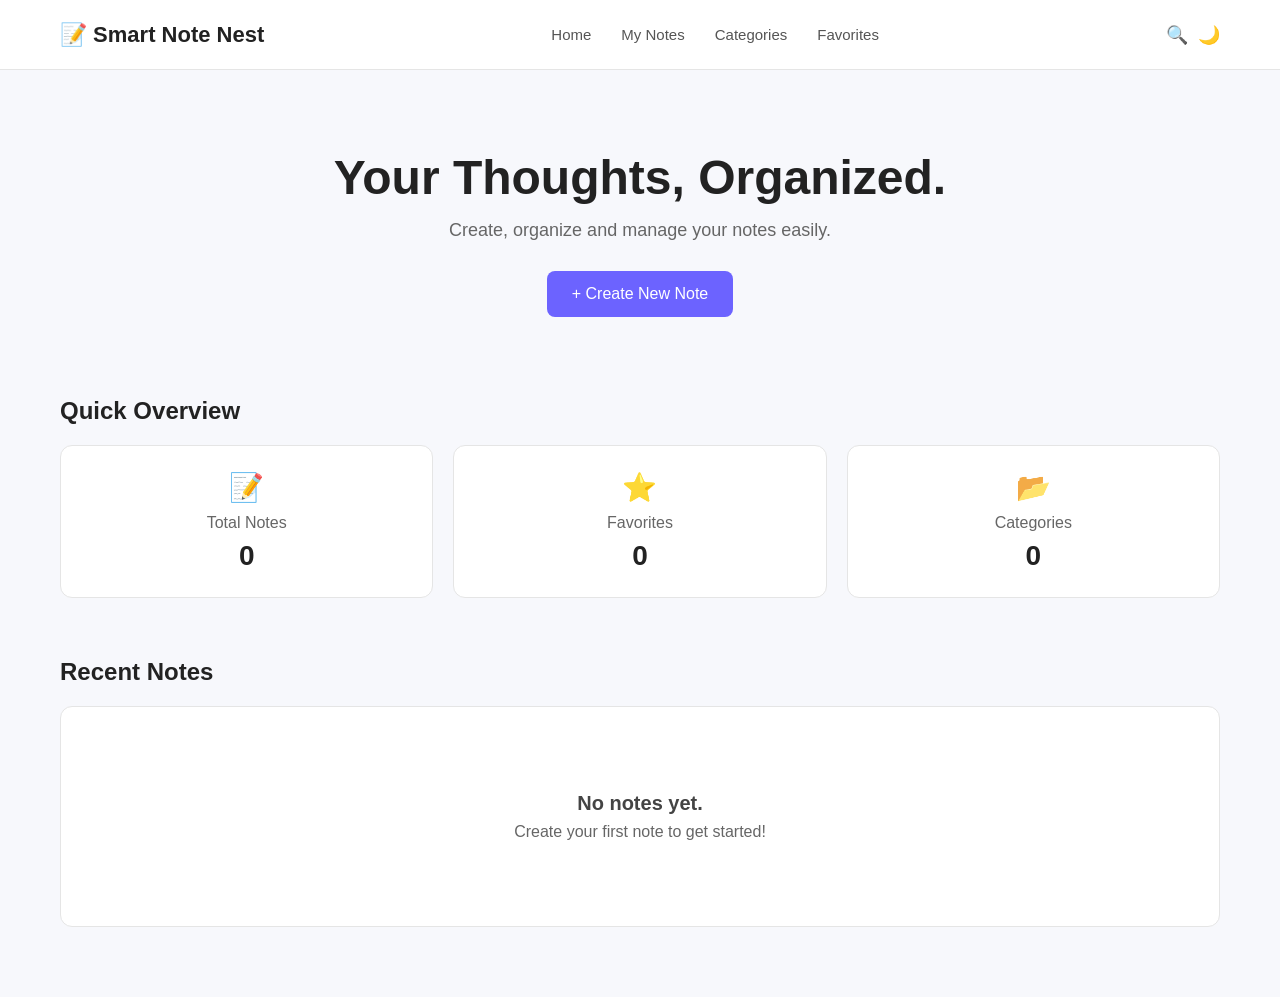
<file: index.html>
<!DOCTYPE html>
<html lang="en">
<head>
    <meta charset="UTF-8">

    <meta name="viewport" content="width=device-width, initial-scale=1.0">

    <title>Smart Note Nest</title>

    <link rel="stylesheet" href="style.css">
</head>

<body>

    <!-- Navbar -->
    <nav>
        <div class="logo">
            📝 Smart Note Nest
        </div>

        <div class="nav-links">
            <a href="index.html">Home</a>
            <a href="my-notes.html">My Notes</a>
            <a href="categories.html">Categories</a>
            <a href="favorites.html">Favorites</a>
        </div>

        <div class="nav-actions">

    <button id="search-btn">
        🔍
    </button>

    <button id="theme-btn">
        🌙
    </button>

</div>
    </nav>


    <!-- Hero Section -->
    <section class="hero">

        <h1>Your Thoughts, Organized.</h1>

        <p>
            Create, organize and manage your notes easily.
        </p>

        <a href="create-note.html" class="create-btn">
         + Create New Note
        </a>

    </section>


    <!-- Quick Overview -->
    <section class="overview">

        <h2>Quick Overview</h2>

       <div class="overview-cards">

    <div class="overview-card">
        <h3>📝</h3>
        <p>Total Notes</p>
        <strong id="total-notes">0</strong>
    </div>

    <div class="overview-card">
        <h3>⭐</h3>
        <p>Favorites</p>
        <strong id="total-favorites">0</strong>
    </div>

    <div class="overview-card">
        <h3>📂</h3>
        <p>Categories</p>
        <strong id="total-categories">0</strong>
    </div>

</div>

    </section>


    <!-- Recent Notes -->
    <section class="recent-notes">

        <h2>Recent Notes</h2>

        <div class="notes-container">

            <div class="empty-message">
                <p>No notes yet.</p>
                <p>Create your first note to get started!</p>
            </div>

        </div>

    </section>


    <!-- JavaScript -->
    <script src="script.js"></script>

</body>
</html>
</file>
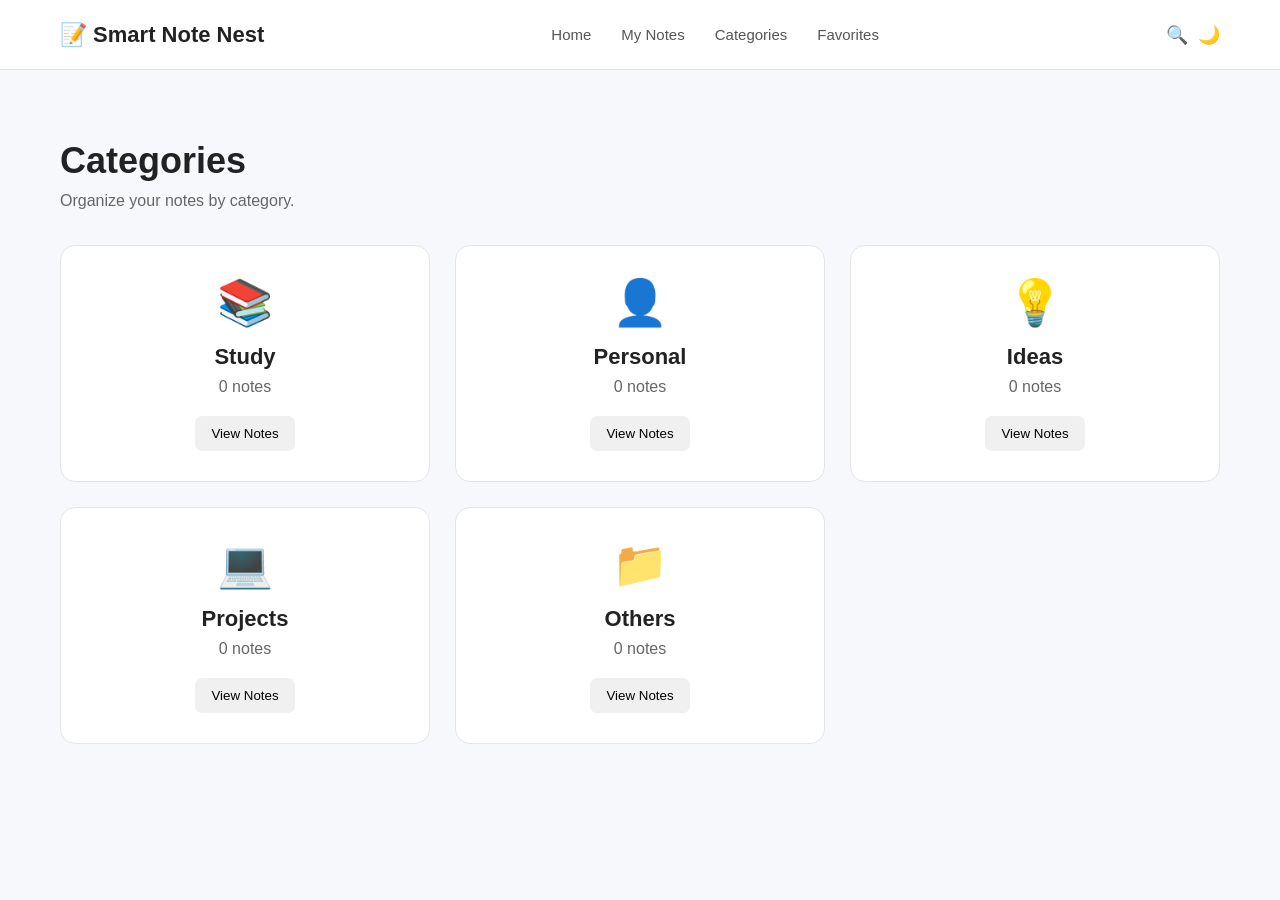
<file: categories.html>
<!DOCTYPE html>
<html lang="en">

<head>

    <meta charset="UTF-8">

    <meta name="viewport"
          content="width=device-width, initial-scale=1.0">

    <title>Categories - Smart Note Nest</title>

    <link rel="stylesheet" href="style.css">

</head>


<body>

    <!-- Navbar -->

    <nav>

        <div class="logo">
            📝 Smart Note Nest
        </div>

        <div class="nav-links">

            <a href="index.html">Home</a>

            <a href="my-notes.html">My Notes</a>

            <a href="categories.html">Categories</a>

            <a href="favorites.html">Favorites</a>

        </div>

        <div class="nav-actions">

            <button id="search-btn">
    🔍
</button>

<button id="theme-btn">
    🌙
</button>

        </div>

    </nav>



    <!-- Categories Section -->

    <section class="categories-section">

        <h1>Categories</h1>

        <p class="subtitle">
            Organize your notes by category.
        </p>


        <div
            class="category-cards"
            id="category-cards">
        </div>

    </section>



    <script src="script.js"></script>

</body>

</html>
</file>
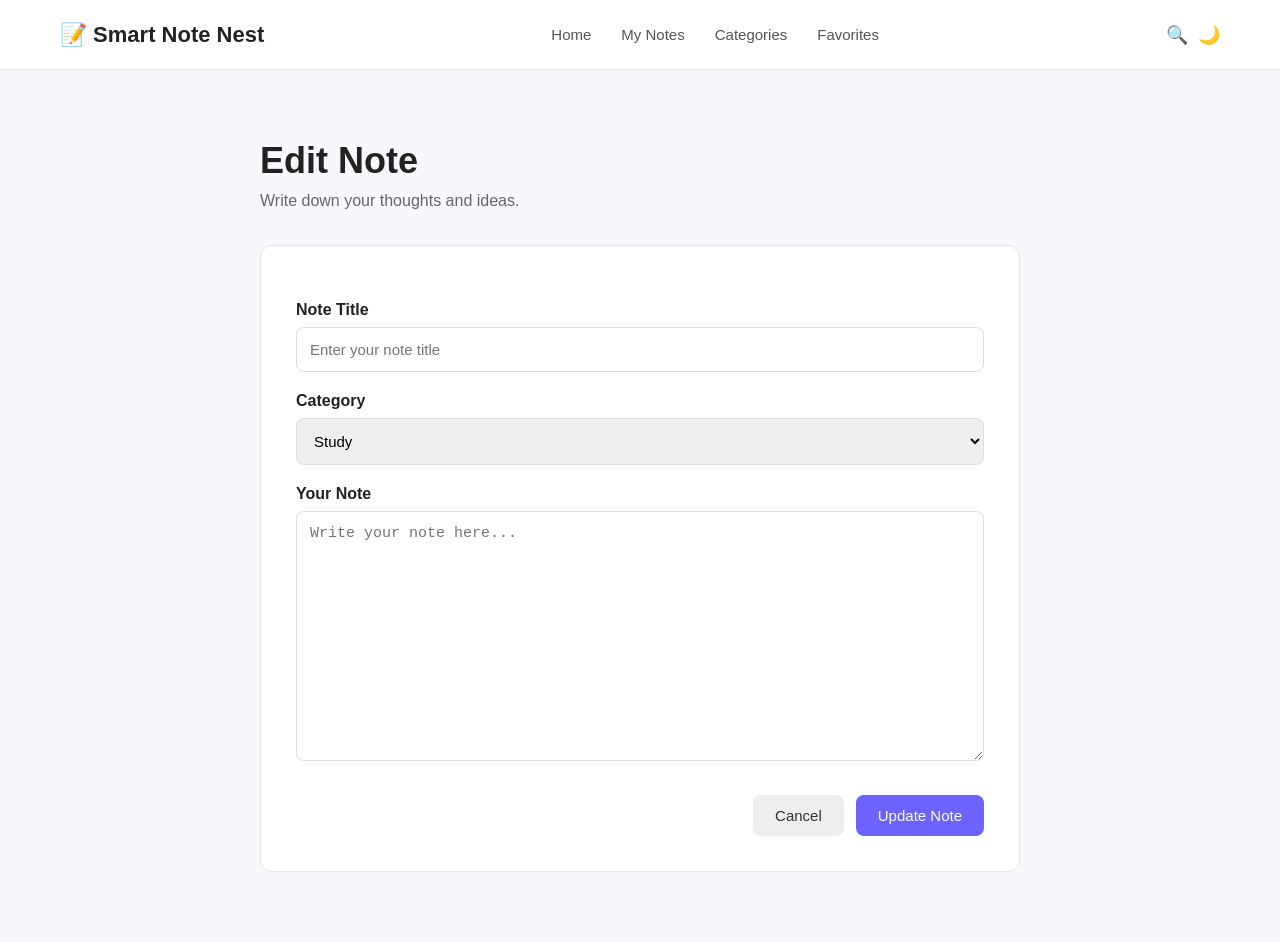
<file: create-note.html>
<!DOCTYPE html>
<html lang="en">

<head>
    <meta charset="UTF-8">

    <meta name="viewport" content="width=device-width, initial-scale=1.0">

    <title>Create Note - Smart Note Nest</title>

    <link rel="stylesheet" href="style.css">
</head>

<body>

    <!-- Navbar -->
    <nav>

        <div class="logo">
            📝 Smart Note Nest
        </div>

        <div class="nav-links">
            <a href="index.html">Home</a>
            <a href="my-notes.html">My Notes</a>
            <a href="categories.html">Categories</a>
            <a href="favorites.html">Favorites</a>
        </div>

        <div class="nav-actions">
            <button id="search-btn">
    🔍
 </button>

<button id="theme-btn">
    🌙
</button>
        </div>

    </nav>


    <!-- Create Note Section -->
    <section class="create-note-section">

        <h1>Create New Note</h1>

        <p class="subtitle">
            Write down your thoughts and ideas.
        </p>


        <!-- Note Form -->
        <form id="note-form">

            <!-- Title -->
            <label for="note-title">Note Title</label>

            <input
                type="text"
                id="note-title"
                placeholder="Enter your note title"
                required
            >


            <!-- Category -->
            <label for="note-category">Category</label>

            <select id="note-category">

                <option value="Study">Study</option>
                <option value="Personal">Personal</option>
                <option value="Ideas">Ideas</option>
                <option value="Projects">Projects</option>
                <option value="Others">Others</option>

            </select>


            <!-- Note Content -->
            <label for="note-content">Your Note</label>

            <textarea
                id="note-content"
                placeholder="Write your note here..."
                required
            ></textarea>


            <!-- Buttons -->
            <div class="form-buttons">

                <a href="index.html" class="cancel-btn">
                    Cancel
                </a>

                <button type="submit" class="save-btn">
                    Save Note
                </button>

            </div>

        </form>

    </section>


    <script src="script.js"></script>

</body>

</html>
</file>
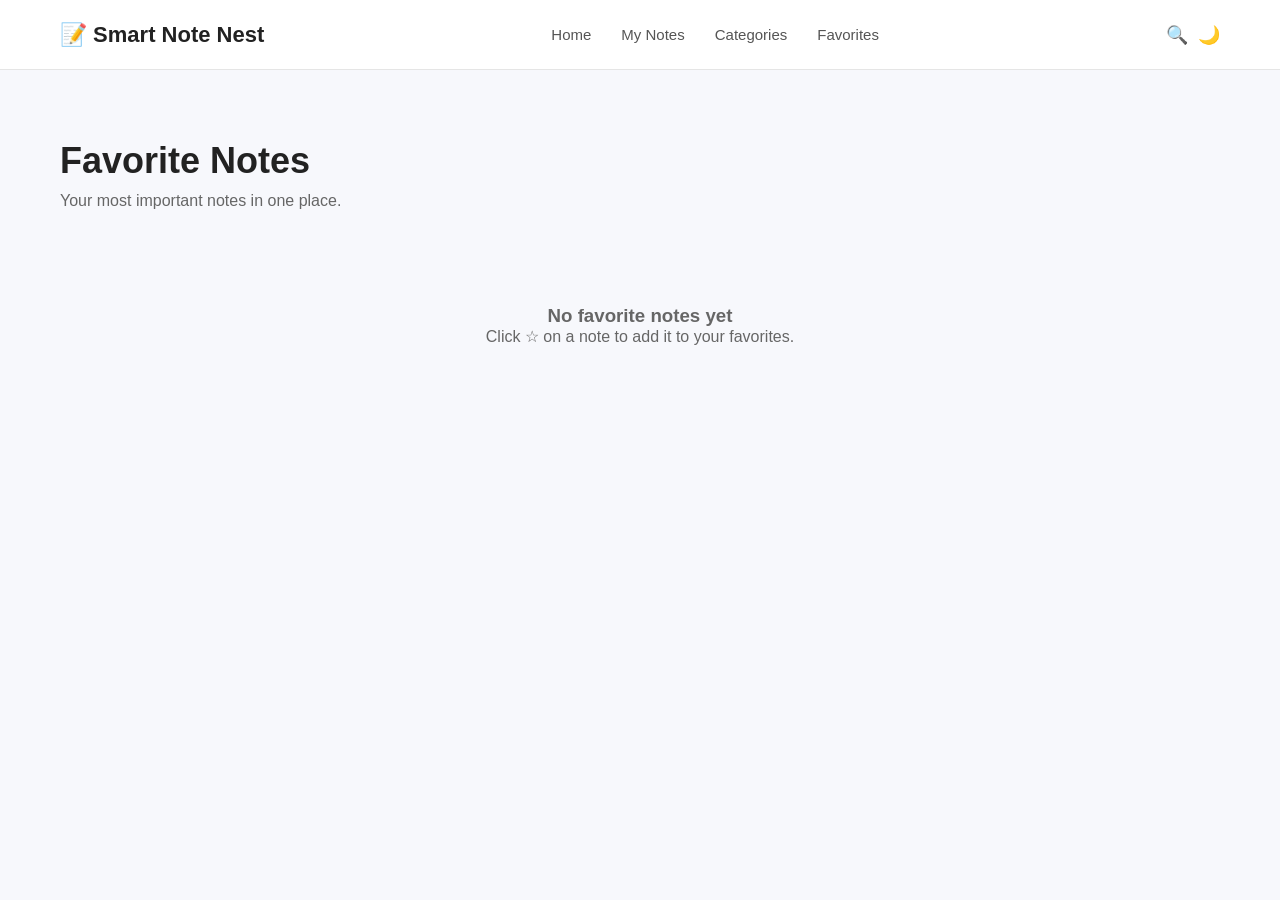
<file: favorites.html>
<!DOCTYPE html>
<html lang="en">

<head>

    <meta charset="UTF-8">

    <meta name="viewport"
          content="width=device-width, initial-scale=1.0">

    <title>Favorites - Smart Note Nest</title>

    <link rel="stylesheet" href="style.css">

</head>


<body>

    <!-- Navbar -->

    <nav>

        <div class="logo">
            📝 Smart Note Nest
        </div>


        <div class="nav-links">

            <a href="index.html">Home</a>

            <a href="my-notes.html">My Notes</a>

            <a href="categories.html">Categories</a>

            <a href="favorites.html">Favorites</a>

        </div>


        <div class="nav-actions">

            <button id="search-btn">
    🔍
</button>

<button id="theme-btn">
    🌙
</button>

        </div>

    </nav>



    <!-- Favorites Section -->

    <section class="my-notes-section">

        <h1>Favorite Notes</h1>

        <p class="subtitle">
            Your most important notes in one place.
        </p>


        <!-- Favorite Notes Container -->

        <div
            class="my-notes-container"
            id="favorites-container">
        </div>

    </section>



    <script src="script.js"></script>

</body>

</html>
</file>
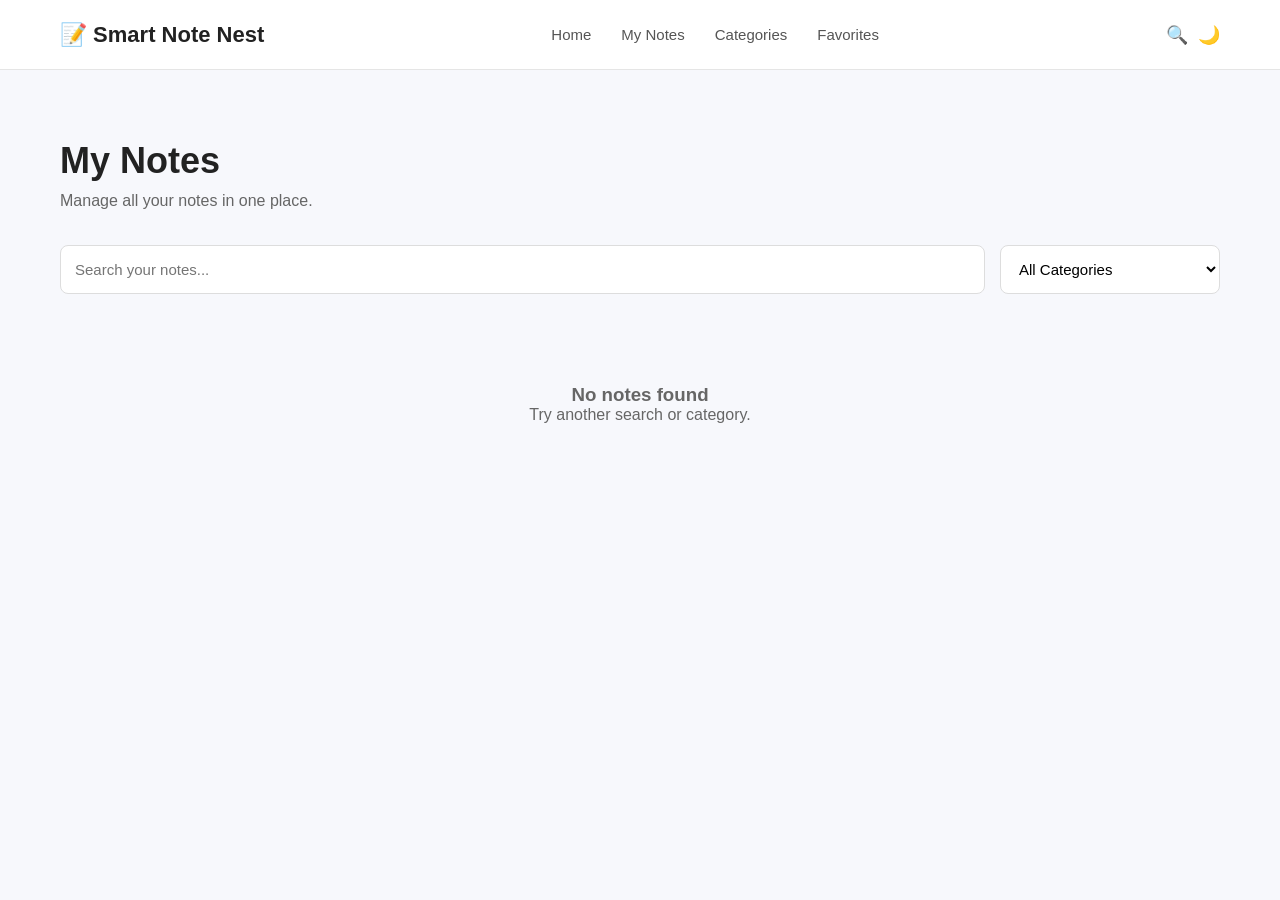
<file: my-notes.html>
<!DOCTYPE html>
<html lang="en">

<head>

    <meta charset="UTF-8">

    <meta name="viewport"
          content="width=device-width, initial-scale=1.0">

    <title>My Notes - Smart Note Nest</title>

    <link rel="stylesheet" href="style.css">

</head>


<body>

    <!-- Navbar -->

    <nav>

        <div class="logo">
            📝 Smart Note Nest
        </div>


        <div class="nav-links">

            <a href="index.html">Home</a>

            <a href="my-notes.html">My Notes</a>

            <a href="categories.html">Categories</a>

           <a href="favorites.html">Favorites</a>

        </div>


        <div class="nav-actions">

            <button id="search-btn">
           🔍
          </button>

<button id="theme-btn">
    🌙
</button>

        </div>

    </nav>



    <!-- My Notes Section -->

    <section class="my-notes-section">

        <h1>My Notes</h1>

        <p class="subtitle">
            Manage all your notes in one place.
        </p>



        <!-- Search and Filter -->

        <div class="notes-controls">

            <input
                type="text"
                id="search-input"
                placeholder="Search your notes..."
            >


            <select id="category-filter">

                <option value="all">
                    All Categories
                </option>

                <option value="Study">
                    Study
                </option>

                <option value="Personal">
                    Personal
                </option>

                <option value="Ideas">
                    Ideas
                </option>

                <option value="Projects">
                    Projects
                </option>

                <option value="Others">
                    Others
                </option>

            </select>

        </div>



        <!-- Notes Container -->

        <div
            class="my-notes-container"
            id="my-notes-container">
        </div>


    </section>



    <script src="script.js"></script>

</body>

</html>
</file>
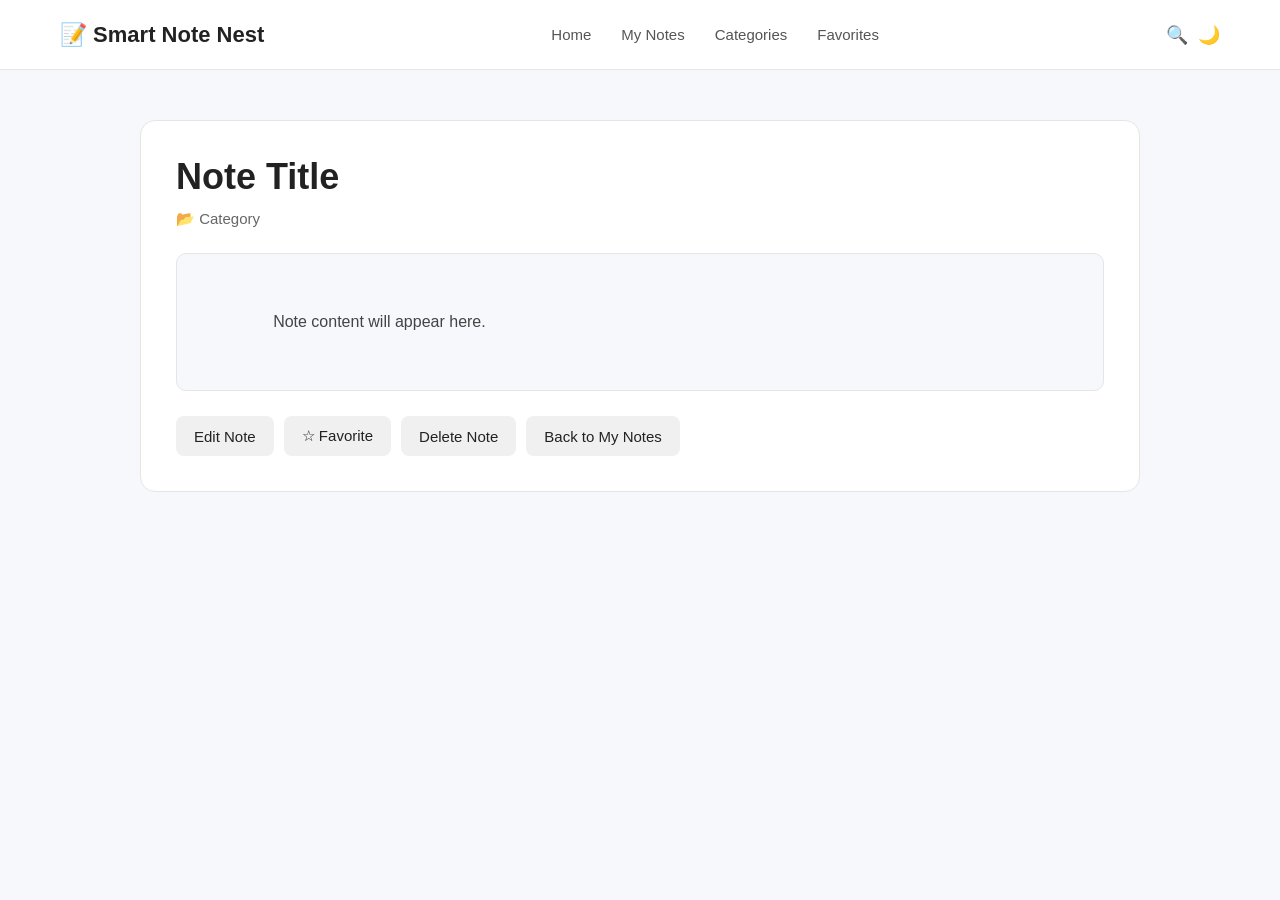
<file: note-details.html>
<!DOCTYPE html>
<html lang="en">

<head>

    <meta charset="UTF-8">

    <meta name="viewport" content="width=device-width, initial-scale=1.0">

    <title>Note Details - Smart Note Nest</title>

    <link rel="stylesheet" href="style.css">

</head>


<body>

    <!-- Navigation Bar -->

    <nav>

        <div class="logo">
            📝 Smart Note Nest
        </div>

        <div class="nav-links">

            <a href="index.html">Home</a>

            <a href="my-notes.html">My Notes</a>

            <a href="categories.html">Categories</a>

            <a href="favorites.html">Favorites</a>

        </div>

        <div class="nav-actions">

            <button id="search-btn">
    🔍
</button>

<button id="theme-btn">
    🌙
</button>

        </div>

    </nav>


    <!-- Note Details Section -->

    <section class="note-details-section">

        <h1 id="detail-title">
            Note Title
        </h1>

        <p id="detail-category">
            📂 Category
        </p>

        <div class="note-details-content">

            <p id="detail-content">
                Note content will appear here.
            </p>

        </div>


        <div class="detail-buttons">

    <button id="detail-edit-btn">
        Edit Note
    </button>

    <button id="detail-favorite-btn">
        ☆ Favorite
    </button>

    <button id="detail-delete-btn">
        Delete Note
    </button>

    <button id="back-btn">
        Back to My Notes
    </button>

</div>

    </section>


    <script src="script.js"></script>

</body>

</html>
</file>
<file: style.css>
/* =========================
   General Settings
========================= */

* {
    margin: 0;
    padding: 0;
    box-sizing: border-box;
}

body {
    font-family: Arial, sans-serif;
    background-color: #f7f8fc;
    color: #222;
}


/* =========================
   Navbar
========================= */

nav {
    height: 70px;
    background-color: white;

    display: flex;
    align-items: center;
    justify-content: space-between;

    padding: 0 60px;

    border-bottom: 1px solid #e5e5e5;
}

.logo {
    font-size: 22px;
    font-weight: bold;
}

.nav-links {
    display: flex;
    gap: 30px;
}

.nav-links a {
    text-decoration: none;
    color: #555;
    font-size: 15px;
}

.nav-links a:hover {
    color: #6c63ff;
}

.nav-actions {
    display: flex;
    gap: 10px;
}

.nav-actions button {
    border: none;
    background: none;
    font-size: 18px;
    cursor: pointer;
}


/* =========================
   Hero Section
========================= */

.hero {
    text-align: center;

    padding: 80px 20px 60px;
}

.hero h1 {
    font-size: 48px;
    margin-bottom: 15px;
}

.hero p {
    font-size: 18px;
    color: #666;
    margin-bottom: 30px;
}

.create-btn {
    border: none;
    background-color: #6c63ff;
    color: white;

    padding: 14px 25px;

    border-radius: 8px;

    font-size: 16px;

    cursor: pointer;

    text-decoration: none;
    display: inline-block;
}

.create-btn:hover {
    background-color: #574fd6;
}


/* =========================
   Overview
========================= */

.overview {
    padding: 20px 60px;
}

.overview h2,
.recent-notes h2 {
    margin-bottom: 20px;
}

.overview-cards {
    display: grid;

    grid-template-columns: repeat(3, 1fr);

    gap: 20px;
}

.overview-card {
    background-color: white;

    padding: 25px;

    border-radius: 12px;

    border: 1px solid #e5e5e5;

    text-align: center;
}

.overview-card h3 {
    font-size: 28px;
    margin-bottom: 10px;
}

.overview-card p {
    color: #666;
    margin-bottom: 8px;
}

.overview-card strong {
    font-size: 28px;
}


/* =========================
   Recent Notes
========================= */

.recent-notes {
    padding: 40px 60px 70px;
}

.notes-container {
    background-color: white;

    min-height: 180px;

    border-radius: 12px;

    border: 1px solid #e5e5e5;

    display: flex;
    align-items: center;
    justify-content: center;
}

.empty-message {
    text-align: center;
    color: #777;
}

.empty-message p:first-child {
    font-size: 20px;
    font-weight: bold;
    color: #444;
    margin-bottom: 8px;
}


/* =========================
   Responsive Design
========================= */

@media (max-width: 768px) {

    nav {
        padding: 0 20px;
    }

    .nav-links {
        display: none;
    }

    .hero h1 {
        font-size: 36px;
    }

    .overview {
        padding: 20px;
    }

    .overview-cards {
        grid-template-columns: 1fr;
    }

    .recent-notes {
        padding: 30px 20px;
    }
}

/* =========================
   Create Note Page
========================= */

.create-note-section {
    max-width: 800px;
    margin: 50px auto;
    padding: 20px;
}

.create-note-section h1 {
    font-size: 36px;
    margin-bottom: 10px;
}

.subtitle {
    color: #666;
    margin-bottom: 35px;
}

#note-form {
    background-color: white;
    padding: 35px;
    border-radius: 12px;
    border: 1px solid #e5e5e5;
}

#note-form label {
    display: block;
    font-weight: bold;
    margin-bottom: 8px;
    margin-top: 20px;
}

#note-form input,
#note-form select,
#note-form textarea {
    width: 100%;
    padding: 13px;

    border: 1px solid #ddd;
    border-radius: 8px;

    font-size: 15px;

    outline: none;
}

#note-form input:focus,
#note-form select:focus,
#note-form textarea:focus {
    border-color: #6c63ff;
}

#note-form textarea {
    min-height: 250px;
    resize: vertical;
}

.form-buttons {
    display: flex;
    justify-content: flex-end;
    gap: 12px;

    margin-top: 30px;
}

.cancel-btn,
.save-btn {
    padding: 12px 22px;
    border-radius: 8px;

    font-size: 15px;
    cursor: pointer;
}

.cancel-btn {
    text-decoration: none;
    background-color: #eee;
    color: #333;
}

.save-btn {
    border: none;
    background-color: #6c63ff;
    color: white;
}

.save-btn:hover {
    background-color: #574fd6;
}

/* =========================
   Note Cards
========================= */

.notes-container {
    padding: 25px;
    display: grid;
    grid-template-columns: repeat(3, 1fr);
    gap: 20px;
    align-items: start;
}

.note-card {
    background-color: white;

    border: 1px solid #e5e5e5;
    border-radius: 12px;

    padding: 20px;

    min-height: 200px;

    transition: 0.2s;
}

.note-card:hover {
    transform: translateY(-3px);
}

.note-card-header {
    display: flex;
    justify-content: space-between;
    align-items: center;

    margin-bottom: 15px;
}

.note-card-header h3 {
    font-size: 19px;
}

.favorite-btn {
    border: none;
    background: none;

    font-size: 24px;

    cursor: pointer;
}

.note-content {
    color: #666;

    line-height: 1.6;

    margin-bottom: 20px;
}

.note-card-footer {
    display: flex;
    justify-content: space-between;
    align-items: center;

    margin-top: auto;
}

.note-card-footer span {
    font-size: 14px;
    color: #666;
}

.note-card-footer button {
    border: none;

    background-color: #f0f0f0;

    padding: 7px 10px;

    border-radius: 6px;

    cursor: pointer;

    margin-left: 5px;
}

.note-card-footer button:hover {
    background-color: #ddd;
}


/* Responsive Note Cards */

@media (max-width: 900px) {

    .notes-container {
        grid-template-columns: repeat(2, 1fr);
    }

}


@media (max-width: 600px) {

    .notes-container {
        grid-template-columns: 1fr;
    }

}

/* =========================
   My Notes Page
========================= */

.my-notes-section {
    max-width: 1200px;

    margin: 50px auto;

    padding: 20px;
}

.my-notes-section h1 {
    font-size: 36px;

    margin-bottom: 10px;
}

.notes-controls {
    display: flex;

    gap: 15px;

    margin: 30px 0;
}

#search-input {
    flex: 1;

    padding: 14px;

    border: 1px solid #ddd;

    border-radius: 8px;

    font-size: 15px;

    outline: none;
}

#category-filter {
    width: 220px;

    padding: 14px;

    border: 1px solid #ddd;

    border-radius: 8px;

    font-size: 15px;

    background-color: white;

    outline: none;
}

#search-input:focus,
#category-filter:focus {
    border-color: #6c63ff;
}

.my-notes-container {
    display: grid;

    grid-template-columns:
        repeat(3, 1fr);

    gap: 20px;
}

.empty-message {
    grid-column: 1 / -1;

    text-align: center;

    padding: 60px 20px;

    color: #666;
}


/* Responsive */

@media (max-width: 900px) {

    .my-notes-container {
        grid-template-columns:
            repeat(2, 1fr);
    }

}


@media (max-width: 600px) {

    .notes-controls {
        flex-direction: column;
    }

    #category-filter {
        width: 100%;
    }

    .my-notes-container {
        grid-template-columns: 1fr;
    }

}

/* =========================
   Favorites Page
========================= */

.favorite-remove-btn {
    border: none;

    background: none;

    font-size: 24px;

    cursor: pointer;
}

.favorite-remove-btn:hover {
    transform: scale(1.1);
}

/* =========================
   Categories Page
========================= */

.categories-section {

    max-width: 1200px;

    margin: 50px auto;

    padding: 20px;

}

.categories-section h1 {

    font-size: 36px;

    margin-bottom: 10px;

}


.category-cards {

    display: grid;

    grid-template-columns:
        repeat(3, 1fr);

    gap: 25px;

    margin-top: 35px;

}


.category-card {

    background-color: white;

    border: 1px solid #e5e5e5;

    border-radius: 15px;

    padding: 30px;

    text-align: center;

    transition: 0.2s;

}


.category-card:hover {

    transform: translateY(-5px);

}


.category-icon {

    font-size: 45px;

    margin-bottom: 15px;

}


.category-card h3 {

    font-size: 22px;

    margin-bottom: 8px;

}


.category-card p {

    color: #666;

    margin-bottom: 20px;

}


.view-category-btn {

    border: none;

    background-color: #f0f0f0;

    padding: 10px 16px;

    border-radius: 7px;

    cursor: pointer;

}


.view-category-btn:hover {

    background-color: #ddd;

}


/* Responsive */

@media (max-width: 900px) {

    .category-cards {

        grid-template-columns:
            repeat(2, 1fr);

    }

}


@media (max-width: 600px) {

    .category-cards {

        grid-template-columns: 1fr;

    }

}

/* ========================================
   Dark Mode
======================================== */

body.dark-mode {
    background-color: #1e1e1e;
    color: #f5f5f5;
}

body.dark-mode nav {
    background-color: #2b2b2b;
}

body.dark-mode .logo,
body.dark-mode .nav-links a {
    color: #f5f5f5;
}

body.dark-mode .note-card,
body.dark-mode .category-card,
body.dark-mode .overview-card,
body.dark-mode .note-details-content {
    background-color: #2b2b2b;
    color: #f5f5f5;
}

body.dark-mode .note-card p,
body.dark-mode .category-card p,
body.dark-mode .subtitle {
    color: #cccccc;
}

body.dark-mode input,
body.dark-mode select,
body.dark-mode textarea {
    background-color: #2b2b2b;
    color: #ffffff;
    border-color: #555555;
}

/* ========================================
   Responsive Design
======================================== */

@media (max-width: 768px) {

    /* Navbar */

    nav {
        flex-direction: column;
        gap: 15px;
        padding: 15px;
    }

    .nav-links {
        flex-wrap: wrap;
        justify-content: center;
        gap: 12px;
    }

    .nav-actions {
        display: flex;
        gap: 10px;
    }


    /* Main Sections */

    .hero,
    .my-notes-section,
    .categories-section,
    .note-details-section,
    .create-note-section {
        margin: 30px 15px;
        padding: 15px;
    }


    /* Overview Cards */

    .overview-cards {
        grid-template-columns: 1fr;
        gap: 15px;
    }


    /* Category Cards */

    .category-cards {
        grid-template-columns: 1fr;
        gap: 15px;
    }


    /* Search and Filter */

    .notes-controls {
        flex-direction: column;
        gap: 10px;
    }

    #search-input,
    #category-filter {
        width: 100%;
        box-sizing: border-box;
    }


    /* Note Cards */

    .note-card {
        width: 100%;
        box-sizing: border-box;
    }


    .note-card-footer {
        flex-direction: column;
        align-items: flex-start;
        gap: 12px;
    }


    /* Details Buttons */

    .detail-buttons {
        flex-direction: column;
        gap: 10px;
    }

    .detail-buttons button {
        width: 100%;
    }

}

/* ========================================
   Final UI Polish
======================================== */

button {
    font-family: inherit;
    transition: 0.2s;
}

button:hover {
    transform: translateY(-1px);
}


/* Note Card Buttons */

.view-btn,
.edit-btn,
.delete-btn {
    border: none;
    padding: 8px 14px;
    border-radius: 7px;
    cursor: pointer;
    margin-left: 5px;
}


/* Note Details Buttons */

.detail-buttons {
    display: flex;
    flex-wrap: wrap;
    gap: 10px;
    margin-top: 25px;
}

.detail-buttons button {
    border: none;
    padding: 11px 18px;
    border-radius: 8px;
    cursor: pointer;
}


/* Create Note Button */

.save-btn {
    cursor: pointer;
    transition: 0.2s;
}

.save-btn:hover {
    transform: translateY(-2px);
}


/* Category Button */

.view-category-btn {
    cursor: pointer;
    transition: 0.2s;
}

.view-category-btn:hover {
    transform: translateY(-2px);
}

/* ========================================
   Note Details Page
======================================== */

.note-details-section {
    max-width: 1000px;
    margin: 50px auto;
    padding: 35px;
    background-color: white;
    border: 1px solid #e5e5e5;
    border-radius: 15px;
}

.note-details-section h1 {
    font-size: 36px;
    margin-bottom: 12px;
}

#detail-category {
    color: #666;
    font-size: 15px;
    margin-bottom: 25px;
}

.note-details-content {
    background-color: #f7f8fc;
    border: 1px solid #e5e5e5;
    border-radius: 10px;
    padding: 25px;
    margin-bottom: 25px;
}

#detail-content {
    color: #444;
    font-size: 16px;
    line-height: 1.8;
    white-space: pre-wrap;
}

.detail-buttons {
    display: flex;
    flex-wrap: wrap;
    gap: 10px;
    margin-top: 25px;
}

.detail-buttons button {
    border: none;
    background-color: #f0f0f0;
    color: #222;
    padding: 11px 18px;
    border-radius: 8px;
    cursor: pointer;
    font-size: 15px;
}

.detail-buttons button:hover {
    background-color: #ddd;
    transform: translateY(-2px);
}

/* Note Details - Dark Mode */

body.dark-mode .note-details-section {
    background-color: #2b2b2b;
    border-color: #444;
}

body.dark-mode #detail-category {
    color: #cccccc;
}

body.dark-mode .note-details-content {
    background-color: #1e1e1e;
    border-color: #444;
}

body.dark-mode #detail-content {
    color: #f5f5f5;
}

body.dark-mode .detail-buttons button {
    background-color: #444;
    color: #fff;
}

body.dark-mode .detail-buttons button:hover {
    background-color: #555;
}
</file>
